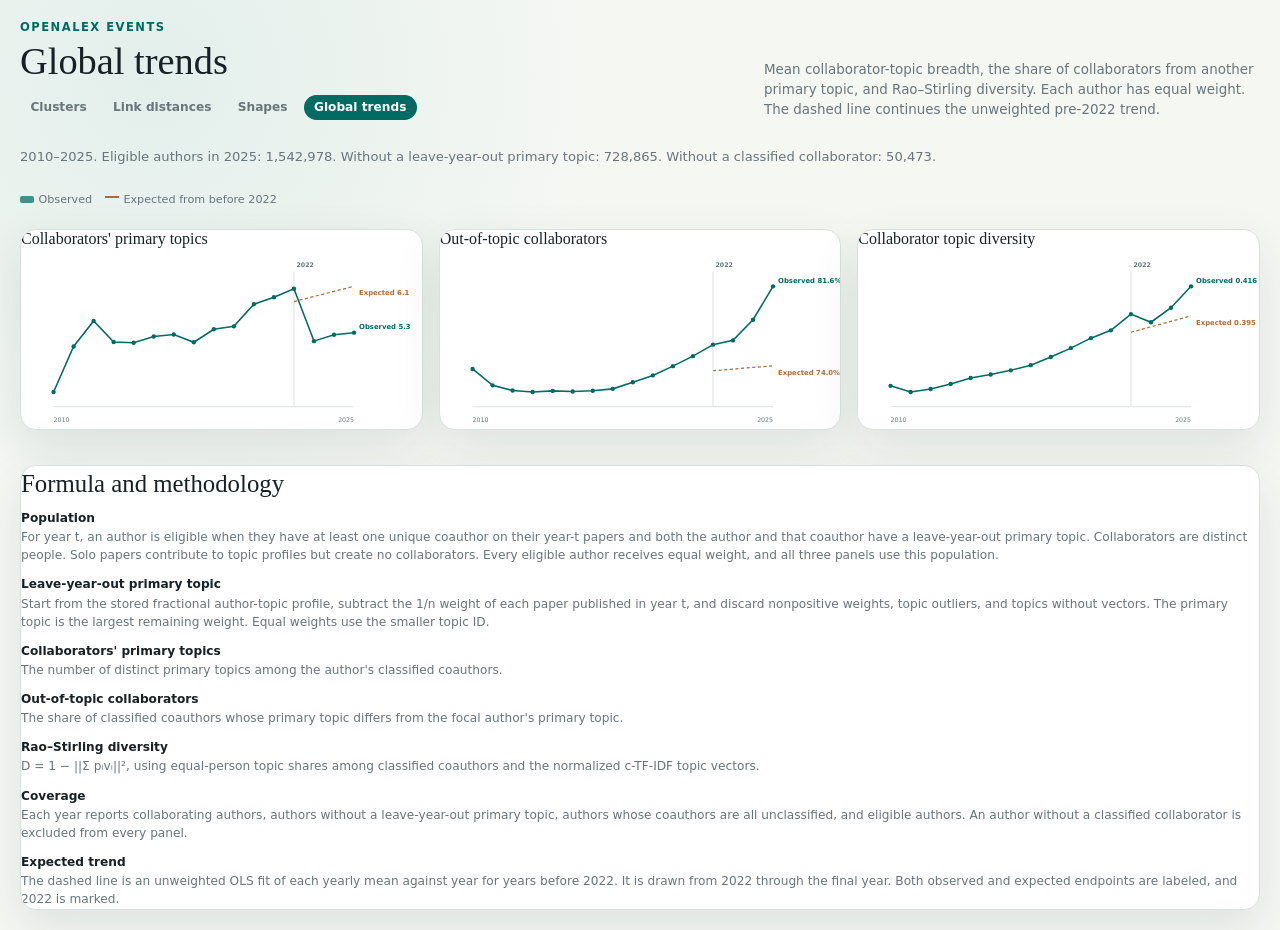
<file: global-trends.html>
<!doctype html>
<html lang="en">
  <head>
    <meta charset="utf-8">
    <meta name="viewport" content="width=device-width, initial-scale=1">
    <meta name="description" content="Yearly collaborator topic breadth, out-of-topic share, and Rao–Stirling diversity">
    <title>Global trends · OpenAlex Events</title>
    <link rel="stylesheet" href="style.css">
  </head>
  <body>
    <main class="app list-app">
      <header class="toolbar">
        <div>
          <p class="eyebrow">OpenAlex events</p>
          <h1>Global trends</h1>
          <nav aria-label="Site">
            <a href="clusters.html">Clusters</a>
            <a href="link-distances.html">Link distances</a>
            <a href="shapes.html">Shapes</a>
            <a href="global-trends.html" aria-current="page">Global trends</a>
          </nav>
        </div>
        <p class="intro">Mean collaborator-topic breadth, the share of collaborators from another primary topic, and Rao–Stirling diversity. Each author has equal weight. The dashed line continues the unweighted pre-2022 trend.</p>
      </header>
      <p id="summary" class="summary">Loading global trends…</p>
      <p class="distance-legend" aria-hidden="true">
        <span><i class="cluster-swatch"></i>Observed</span>
        <span><i class="baseline-swatch"></i>Expected from before 2022</span>
      </p>
      <section id="trends" class="trend-grid" aria-label="Global topic trends"></section>
      <section class="card methodology">
        <h2>Formula and methodology</h2>
        <dl>
          <dt>Population</dt>
          <dd>For year t, an author is eligible when they have at least one unique coauthor on their year-t papers and both the author and that coauthor have a leave-year-out primary topic. Collaborators are distinct people. Solo papers contribute to topic profiles but create no collaborators. Every eligible author receives equal weight, and all three panels use this population.</dd>
          <dt>Leave-year-out primary topic</dt>
          <dd>Start from the stored fractional author-topic profile, subtract the 1/n weight of each paper published in year t, and discard nonpositive weights, topic outliers, and topics without vectors. The primary topic is the largest remaining weight. Equal weights use the smaller topic ID.</dd>
          <dt>Collaborators' primary topics</dt>
          <dd>The number of distinct primary topics among the author's classified coauthors.</dd>
          <dt>Out-of-topic collaborators</dt>
          <dd>The share of classified coauthors whose primary topic differs from the focal author's primary topic.</dd>
          <dt>Rao–Stirling diversity</dt>
          <dd>D = 1 − ||Σ pᵢvᵢ||², using equal-person topic shares among classified coauthors and the normalized c-TF-IDF topic vectors.</dd>
          <dt>Coverage</dt>
          <dd>Each year reports collaborating authors, authors without a leave-year-out primary topic, authors whose coauthors are all unclassified, and eligible authors. An author without a classified collaborator is excluded from every panel.</dd>
          <dt>Expected trend</dt>
          <dd>The dashed line is an unweighted OLS fit of each yearly mean against year for years before 2022. It is drawn from 2022 through the final year. Both observed and expected endpoints are labeled, and 2022 is marked.</dd>
        </dl>
      </section>
    </main>
    <script src="global-trends.js" defer></script>
  </body>
</html>
</file>
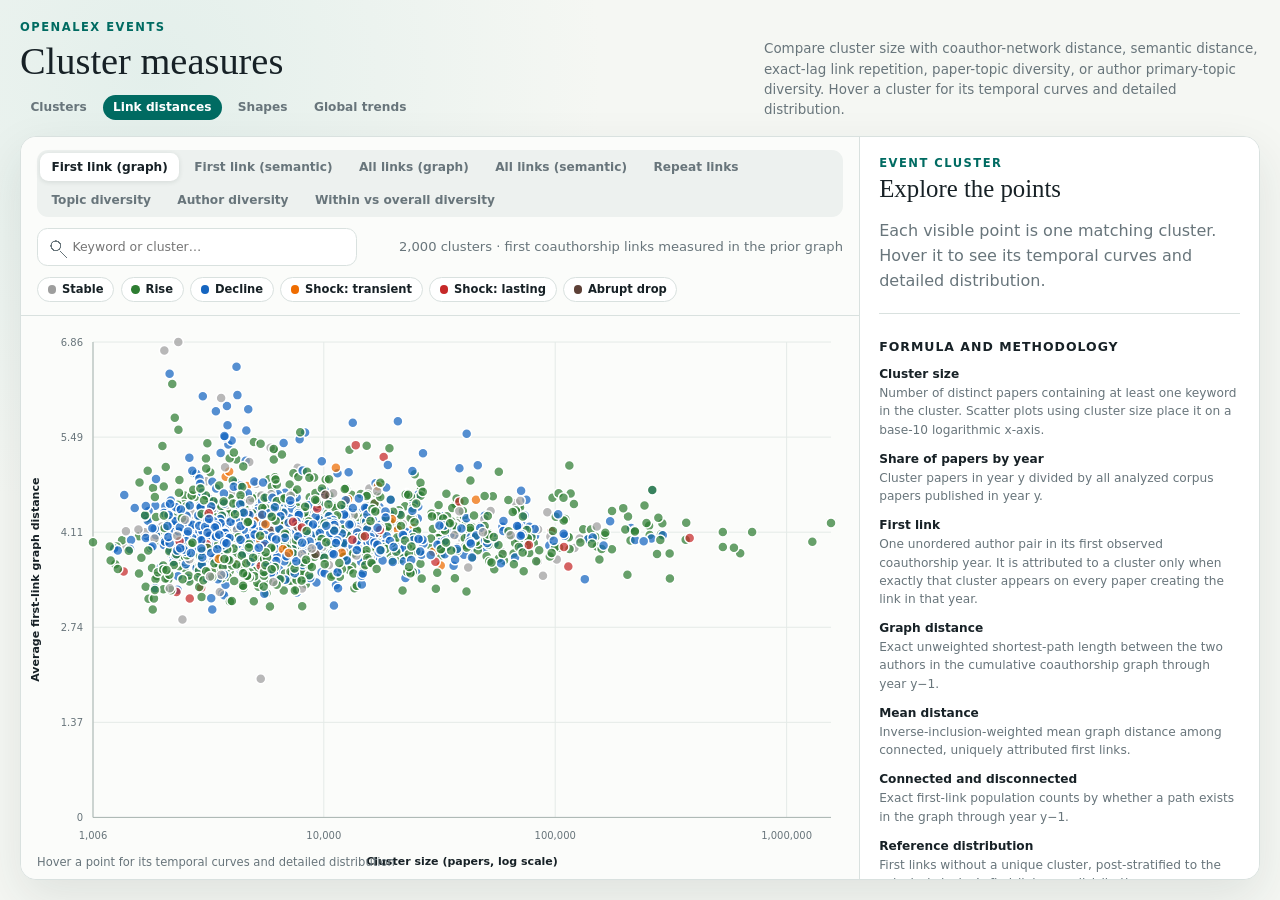
<file: link-distances.html>
<!doctype html>
<html lang="en">
  <head>
    <meta charset="utf-8">
    <meta name="viewport" content="width=device-width, initial-scale=1">
    <meta name="description" content="Event-cluster size, link distance, and topic diversity">
    <title>Cluster measures · OpenAlex Events</title>
    <link rel="stylesheet" href="style.css">
  </head>
  <body>
    <main class="app link-app">
      <header class="toolbar">
        <div>
          <p class="eyebrow">OpenAlex events</p>
          <h1>Cluster measures</h1>
          <nav aria-label="Site">
            <a href="clusters.html">Clusters</a>
            <a href="link-distances.html" aria-current="page">Link distances</a>
            <a href="shapes.html">Shapes</a>
            <a href="global-trends.html">Global trends</a>
          </nav>
        </div>
        <p class="intro">Compare cluster size with coauthor-network distance, semantic distance, exact-lag link repetition, paper-topic diversity, or author primary-topic diversity. Hover a cluster for its temporal curves and detailed distribution.</p>
      </header>
      <section class="link-workspace card">
        <div class="scatter-panel">
          <div class="plot-toolbar">
            <div class="plot-tabs" role="group" aria-label="Distance measure">
              <button type="button" data-measure="new" aria-pressed="true">First link (graph)</button>
              <button type="button" data-measure="first-semantic" aria-pressed="false">First link (semantic)</button>
              <button type="button" data-measure="all" aria-pressed="false">All links (graph)</button>
              <button type="button" data-measure="semantic" aria-pressed="false">All links (semantic)</button>
              <button type="button" data-measure="repeat" aria-pressed="false">Repeat links</button>
              <button type="button" data-measure="diversity" aria-pressed="false">Topic diversity</button>
              <button type="button" data-measure="author-diversity" aria-pressed="false">Author diversity</button>
              <button type="button" data-measure="within-collaboration-diversity" aria-pressed="false">Within vs overall diversity</button>
            </div>
            <label class="plot-search">
              <span>Search clusters</span>
              <input id="cluster-search" type="search" placeholder="Keyword or cluster…" autocomplete="off">
            </label>
            <p id="summary" class="summary">Loading cluster distances…</p>
            <div class="type-filter" role="group" aria-label="Cluster type">
              <button type="button" data-cluster-type="stable" aria-pressed="true"><i></i>Stable</button>
              <button type="button" data-cluster-type="rise" aria-pressed="true"><i></i>Rise</button>
              <button type="button" data-cluster-type="decline" aria-pressed="true"><i></i>Decline</button>
              <button type="button" data-cluster-type="shock: transient" aria-pressed="true"><i></i>Shock: transient</button>
              <button type="button" data-cluster-type="shock: lasting" aria-pressed="true"><i></i>Shock: lasting</button>
              <button type="button" data-cluster-type="abrupt drop" aria-pressed="true"><i></i>Abrupt drop</button>
            </div>
          </div>
          <div class="scatter-frame">
            <svg id="link-scatter" role="img" aria-label="Clusters by paper count and average link distance"></svg>
            <div id="repeat-grid" class="repeat-grid" hidden>
              <section>
                <h3>Within cluster · y+1</h3>
                <svg data-repeat-lag="1" data-repeat-context="within" role="img" aria-label="Within-cluster repeat probability at y plus 1 by cluster size"></svg>
              </section>
              <section>
                <h3>Outside cluster · y+1</h3>
                <svg data-repeat-lag="1" data-repeat-context="outside" role="img" aria-label="Outside-cluster repeat probability at y plus 1 by cluster size"></svg>
              </section>
              <section>
                <h3>Within cluster · y+3</h3>
                <svg data-repeat-lag="3" data-repeat-context="within" role="img" aria-label="Within-cluster repeat probability at y plus 3 by cluster size"></svg>
              </section>
              <section>
                <h3>Outside cluster · y+3</h3>
                <svg data-repeat-lag="3" data-repeat-context="outside" role="img" aria-label="Outside-cluster repeat probability at y plus 3 by cluster size"></svg>
              </section>
            </div>
            <div id="link-tooltip" class="tooltip scatter-tooltip" hidden></div>
          </div>
          <p class="hint scatter-hint">Hover a point for its temporal curves and detailed distribution</p>
        </div>
        <aside id="link-details" class="details link-details" aria-live="polite">
          <div class="empty">
            <p class="eyebrow">Event cluster</p>
            <h2>Explore the points</h2>
            <p>Each point is one cluster. Its size is on the logarithmic horizontal axis; the selected distance or diversity measure is vertical.</p>
          </div>
        </aside>
      </section>
    </main>
    <script src="link-distances.js" defer></script>
  </body>
</html>
</file>
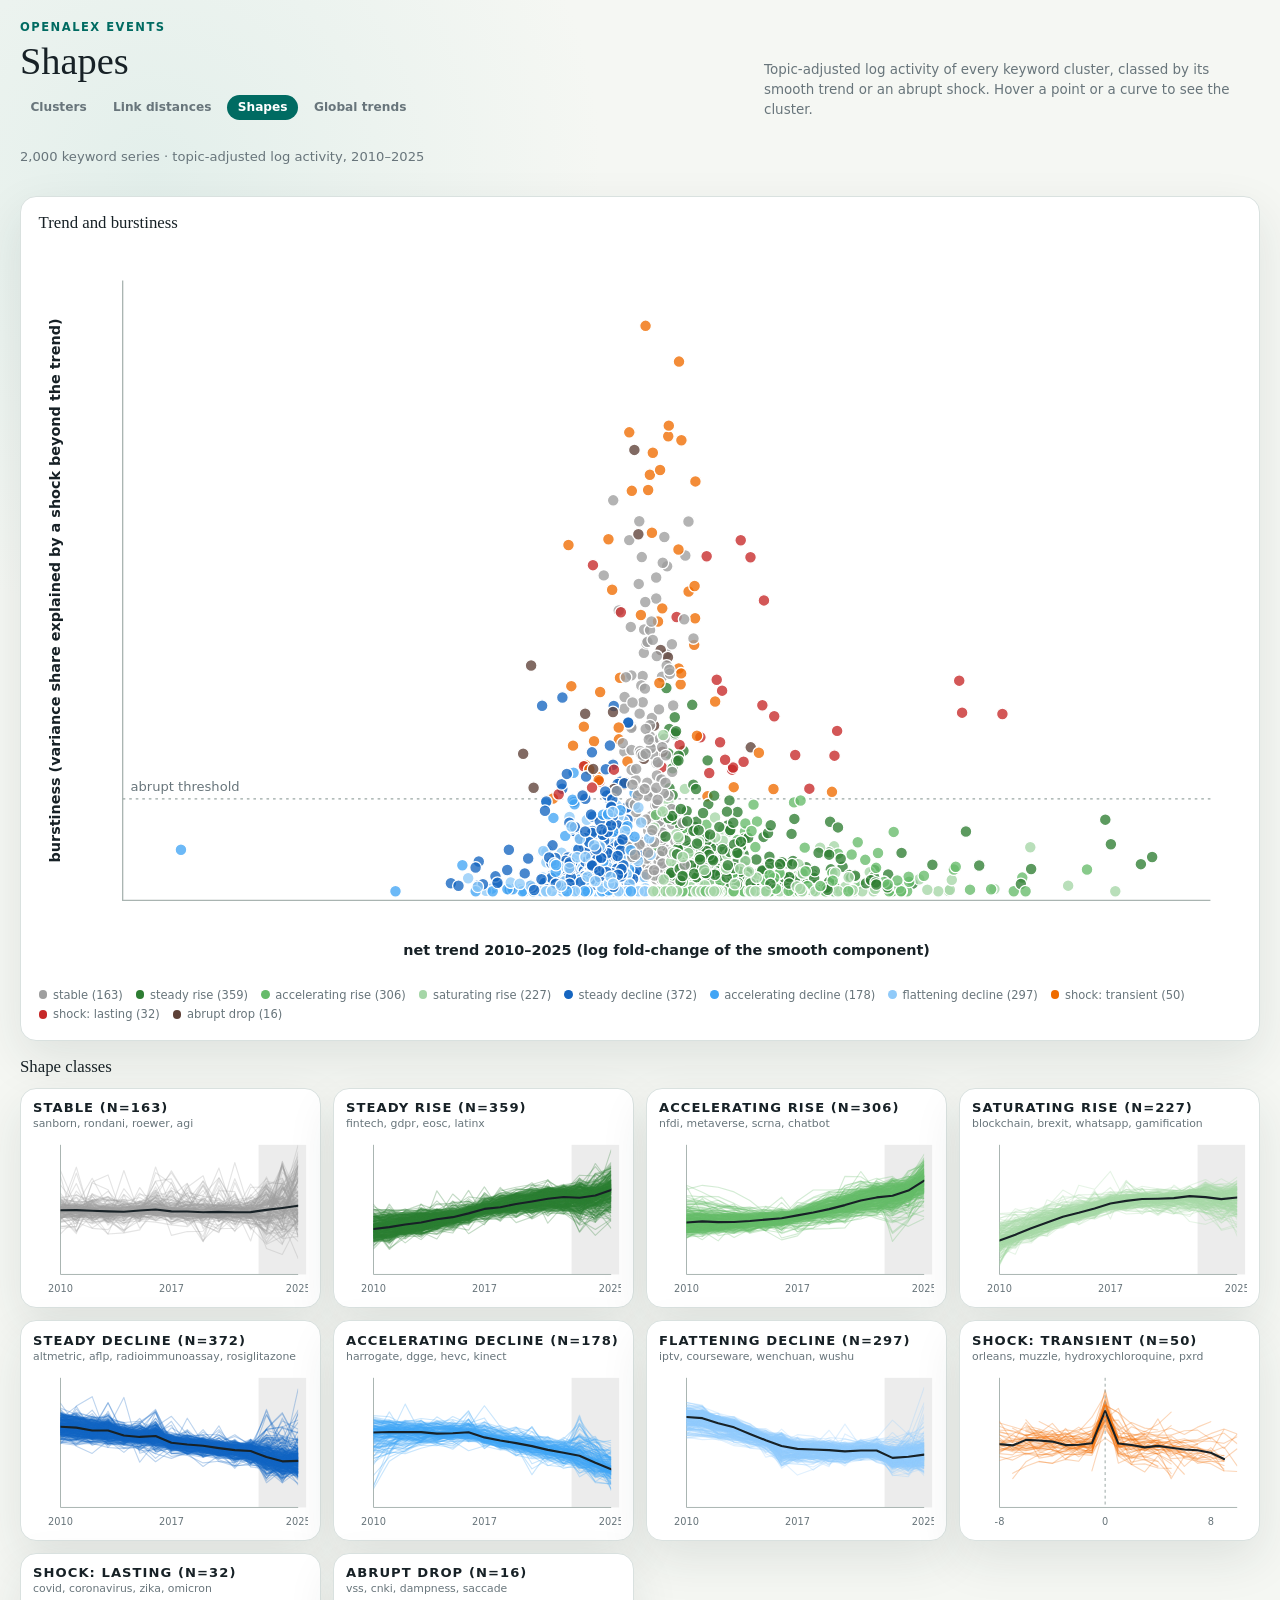
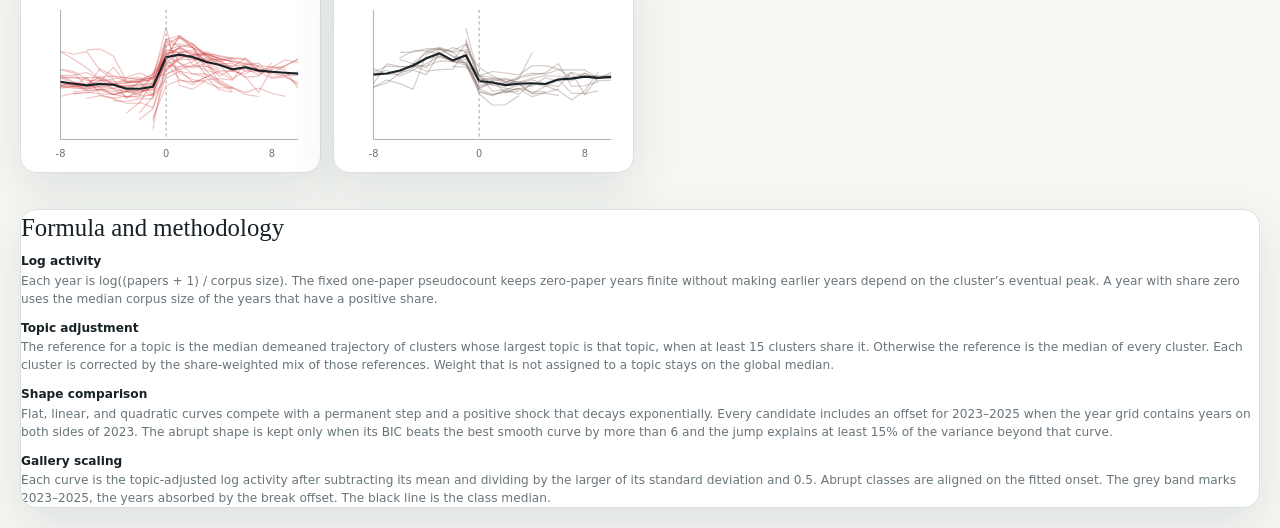
<file: shapes.html>
<!doctype html>
<html lang="en">
  <head>
    <meta charset="utf-8">
    <meta name="viewport" content="width=device-width, initial-scale=1">
    <meta name="description" content="Shape classes of keyword-cluster publication series">
    <title>Shapes · OpenAlex Events</title>
    <link rel="stylesheet" href="style.css">
  </head>
  <body>
    <main class="app list-app">
      <header class="toolbar">
        <div>
          <p class="eyebrow">OpenAlex events</p>
          <h1>Shapes</h1>
          <nav aria-label="Site">
            <a href="clusters.html">Clusters</a>
            <a href="link-distances.html">Link distances</a>
            <a href="shapes.html" aria-current="page">Shapes</a>
            <a href="global-trends.html">Global trends</a>
          </nav>
        </div>
        <p class="intro">Topic-adjusted log activity of every keyword cluster, classed by its smooth trend or an abrupt shock. Hover a point or a curve to see the cluster.</p>
      </header>
      <p id="summary" class="summary">Loading shape classes…</p>
      <section class="card shape-card shape-section">
        <h2>Trend and burstiness</h2>
        <div class="shape-scatter-frame">
          <svg id="shape-scatter" role="img" aria-label="Clusters by net trend and burstiness"></svg>
          <div id="shape-tooltip" class="tooltip" hidden></div>
        </div>
        <div id="shape-legend" class="shape-legend"></div>
      </section>
      <section class="shape-section" aria-label="Shape class gallery">
        <h2>Shape classes</h2>
        <div id="shape-gallery" class="shape-gallery"></div>
      </section>
      <section class="card methodology">
        <h2>Formula and methodology</h2>
        <dl>
          <dt>Log activity</dt>
          <dd>Each year is log((papers + 1) / corpus size). The fixed one-paper pseudocount keeps zero-paper years finite without making earlier years depend on the cluster’s eventual peak. A year with share zero uses the median corpus size of the years that have a positive share.</dd>
          <dt>Topic adjustment</dt>
          <dd>The reference for a topic is the median demeaned trajectory of clusters whose largest topic is that topic, when at least 15 clusters share it. Otherwise the reference is the median of every cluster. Each cluster is corrected by the share-weighted mix of those references. Weight that is not assigned to a topic stays on the global median.</dd>
          <dt>Shape comparison</dt>
          <dd>Flat, linear, and quadratic curves compete with a permanent step and a positive shock that decays exponentially. Every candidate includes an offset for 2023–2025 when the year grid contains years on both sides of 2023. The abrupt shape is kept only when its BIC beats the best smooth curve by more than 6 and the jump explains at least 15% of the variance beyond that curve.</dd>
          <dt>Gallery scaling</dt>
          <dd>Each curve is the topic-adjusted log activity after subtracting its mean and dividing by the larger of its standard deviation and 0.5. Abrupt classes are aligned on the fitted onset. The grey band marks 2023–2025, the years absorbed by the break offset. The black line is the class median.</dd>
        </dl>
      </section>
    </main>
    <script src="shapes.js" defer></script>
  </body>
</html>
</file>
<file: style.css>
:root {
  color-scheme: light;
  --ink: #172126;
  --muted: #68757b;
  --line: #d9e1df;
  --paper: #f5f7f3;
  --panel: #fff;
  --accent: #006b62;
  --accent-soft: #dcefeb;
  font-family: Inter, ui-sans-serif, system-ui, -apple-system, BlinkMacSystemFont, "Segoe UI", sans-serif;
}

* { box-sizing: border-box; }
html, body { min-height: 100%; margin: 0; }
body {
  color: var(--ink);
  background: radial-gradient(circle at 12% 8%, #e3efeb 0, transparent 28rem), var(--paper);
}
.app {
  display: grid;
  grid-template-rows: auto minmax(0, 1fr);
  gap: 1rem;
  height: 100vh;
  padding: 1.25rem;
}
.list-app { height: auto; min-height: 100vh; }
.toolbar {
  display: flex;
  align-items: end;
  justify-content: space-between;
  gap: 2rem;
}
.eyebrow {
  margin: 0 0 .3rem;
  color: var(--accent);
  font-size: .72rem;
  font-weight: 800;
  letter-spacing: .13em;
  text-transform: uppercase;
}
h1, h2 { margin: 0; font-family: Georgia, "Times New Roman", serif; font-weight: 500; }
h1 { font-size: clamp(1.85rem, 3vw, 3rem); }
h2 { font-size: 1.55rem; }
h3 { margin: 1.35rem 0 .6rem; font-size: .78rem; letter-spacing: .08em; text-transform: uppercase; }
nav { display: flex; flex-wrap: wrap; gap: .35rem; margin-top: .75rem; }
nav a {
  padding: .35rem .65rem;
  border-radius: 999px;
  color: var(--muted);
  font-size: .76rem;
  font-weight: 750;
  text-decoration: none;
}
nav a:hover { color: var(--accent); background: var(--accent-soft); }
nav a[aria-current="page"] { color: #fff; background: var(--accent); }
.intro { max-width: 31rem; margin: 0; color: var(--muted); font-size: .84rem; line-height: 1.5; }
.card {
  overflow: hidden;
  border: 1px solid var(--line);
  border-radius: 1rem;
  background: var(--panel);
  box-shadow: 0 18px 48px rgb(26 47 45 / 10%);
}
.keyword-card { width: min(62rem, 100%); margin: 0 auto; padding: 1.25rem; overflow: visible; }
.summary { margin-bottom: 1rem; color: var(--muted); font-size: .82rem; }
.keyword-list { display: grid; gap: .9rem; margin: 0; padding-left: 2.4rem; }
.keyword-row { padding-left: .35rem; }
.keyword-header { display: flex; justify-content: space-between; gap: 1rem; font-size: .88rem; }
.keyword-header span { color: var(--muted); font-variant-numeric: tabular-nums; white-space: nowrap; }
.keyword-header strong { min-width: 0; font-weight: 650; line-height: 1.35; }
.bar-track { height: .45rem; margin-top: .35rem; overflow: hidden; border-radius: 999px; background: #edf1ef; }
.cluster-chart { display: block; width: 100%; height: 6.5rem; margin-top: .55rem; }
.cluster-topic-header {
  display: flex;
  justify-content: space-between;
  gap: 1rem;
  margin-top: .7rem;
  color: var(--muted);
  font-size: .76rem;
}
.cluster-topic-header strong { color: var(--ink); }
.cluster-topic-chart { display: block; width: 100%; height: 11.25rem; margin-top: .3rem; }
.bar { height: 100%; min-width: 2px; border-radius: inherit; background: var(--accent); }
.tooltip {
  position: absolute;
  z-index: 2;
  padding: .35rem .55rem;
  border: 1px solid var(--line);
  border-radius: .45rem;
  background: rgb(255 255 255 / 95%);
  font-size: .78rem;
  pointer-events: none;
}
.hint { position: absolute; left: 1rem; bottom: .6rem; margin: 0; color: var(--muted); font-size: .72rem; }
.details { min-height: 0; overflow: auto; border-left: 1px solid var(--line); padding: 1.2rem; }
.details .empty { color: var(--muted); }
.details .empty h2 { color: var(--ink); }
.detail-stat { margin: .45rem 0 0; color: var(--muted); font-size: .82rem; }
.tags { display: flex; flex-wrap: wrap; gap: .4rem; }
.tags span { padding: .28rem .48rem; border: 1px solid transparent; border-radius: .4rem; background: var(--accent-soft); font-size: .75rem; }
.line-chart { display: block; width: 100%; border: 1px solid var(--line); border-radius: .65rem; background: #fbfcfa; }
.axis { fill: none; stroke: #a9b4b1; stroke-width: 1; }
.series { fill: none; stroke: var(--accent); stroke-width: 2.5; }
.series-point { fill: #fff; stroke: var(--accent); stroke-width: 2; }
.axis-label { fill: var(--muted); font-size: 10px; pointer-events: none; }
.topic-chart-frame { position: relative; }
.topic-hit { fill: transparent; cursor: pointer; }
.topic-tooltip {
  position: absolute;
  z-index: 4;
  max-width: 18rem;
  padding: .35rem .55rem;
  border: 1px solid var(--line);
  border-radius: .45rem;
  background: rgb(255 255 255 / 96%);
  color: var(--ink);
  font-size: .75rem;
  line-height: 1.35;
  pointer-events: none;
}
.axis-label.end { text-anchor: end; }

.link-workspace {
  display: grid;
  min-height: 0;
  grid-template-columns: minmax(0, 1fr) minmax(20rem, 25rem);
}
.scatter-panel {
  position: relative;
  display: grid;
  min-width: 0;
  min-height: 0;
  grid-template-rows: auto minmax(0, 1fr);
  background: #fbfcfa;
}
.plot-toolbar {
  display: flex;
  align-items: center;
  justify-content: space-between;
  flex-wrap: wrap;
  gap: .7rem 1rem;
  padding: .8rem 1rem;
  border-bottom: 1px solid var(--line);
}
.type-filter {
  display: flex;
  flex-wrap: wrap;
  align-items: center;
  gap: .4rem;
  width: 100%;
}
.type-filter button {
  display: inline-flex;
  align-items: center;
  gap: .35rem;
  padding: .28rem .6rem;
  border: 1px solid var(--line);
  border-radius: 999px;
  color: var(--muted);
  background: #fff;
  cursor: pointer;
  font: inherit;
  font-size: .72rem;
  font-weight: 700;
}
.type-filter button[aria-pressed="false"] { opacity: .45; }
.type-filter button[aria-pressed="true"] { color: var(--ink); }
.type-filter i { width: .55rem; height: .55rem; border-radius: 50%; background: #9aa7a4; }
.type-filter button[data-cluster-type="stable"] i,
.scatter-point[data-type="stable"] { background: #9e9e9e; fill: #9e9e9e; }
.type-filter button[data-cluster-type="rise"] i,
.scatter-point[data-type="rise"] { background: #2e7d32; fill: #2e7d32; }
.type-filter button[data-cluster-type="decline"] i,
.scatter-point[data-type="decline"] { background: #1565c0; fill: #1565c0; }
.type-filter button[data-cluster-type="shock: transient"] i,
.scatter-point[data-type="shock: transient"] { background: #ef6c00; fill: #ef6c00; }
.type-filter button[data-cluster-type="shock: lasting"] i,
.scatter-point[data-type="shock: lasting"] { background: #c62828; fill: #c62828; }
.type-filter button[data-cluster-type="abrupt drop"] i,
.scatter-point[data-type="abrupt drop"] { background: #5d4037; fill: #5d4037; }
.plot-toolbar .summary { margin: 0; text-align: right; }
.plot-tabs { display: flex; flex-wrap: wrap; gap: .25rem; padding: .2rem; border-radius: .7rem; background: #edf1ef; }
.plot-tabs button {
  padding: .45rem .7rem;
  border: 0;
  border-radius: .52rem;
  color: var(--muted);
  background: transparent;
  cursor: pointer;
  font: inherit;
  font-size: .76rem;
  font-weight: 750;
}
.plot-tabs button[aria-pressed="true"] {
  color: var(--ink);
  background: #fff;
  box-shadow: 0 1px 5px rgb(26 47 45 / 12%);
}
.plot-search {
  position: relative;
  flex: 1 1 13rem;
  max-width: 20rem;
}
.plot-search span {
  position: absolute;
  width: 1px;
  height: 1px;
  overflow: hidden;
  clip: rect(0 0 0 0);
  white-space: nowrap;
}
.plot-search input {
  width: 100%;
  height: 2.35rem;
  padding: 0 .75rem 0 2.15rem;
  border: 1px solid var(--line);
  border-radius: .65rem;
  color: var(--ink);
  background:
    linear-gradient(45deg, transparent 46%, var(--muted) 47% 53%, transparent 54%) 1.35rem 1.4rem / .45rem .45rem no-repeat,
    radial-gradient(circle, transparent 42%, var(--muted) 44% 55%, transparent 57%) .7rem .6rem / .85rem .85rem no-repeat,
    #fff;
  font: inherit;
  font-size: .78rem;
}
.plot-search input:focus { border-color: var(--accent); outline: 2px solid var(--accent-soft); }
.scatter-frame { position: relative; min-width: 0; min-height: 24rem; }
#link-scatter { display: block; width: 100%; height: 100%; min-height: 24rem; }
.repeat-grid {
  display: grid;
  grid-template-columns: repeat(2, minmax(0, 1fr));
  gap: .7rem;
  height: 100%;
  padding: .75rem;
  overflow: auto;
}
.repeat-grid[hidden] { display: none; }
.repeat-grid section {
  min-width: 0;
  border: 1px solid var(--line);
  border-radius: .65rem;
  background: #fff;
}
.repeat-grid h3 { margin: 0; padding: .55rem .7rem 0; font-size: .78rem; }
.repeat-grid svg { display: block; width: 100%; min-height: 17rem; }
.plot-grid line { stroke: #e4eae7; stroke-width: 1; }
.comparison-line { stroke: #b16b3b; stroke-width: 1.5; stroke-dasharray: 5 4; }
.plot-tick { fill: var(--muted); font-size: 10px; font-variant-numeric: tabular-nums; }
.plot-axis-title { fill: var(--ink); font-size: 11px; font-weight: 650; }
.plot-empty { fill: var(--muted); font-size: 13px; text-anchor: middle; }
.scatter-point {
  fill: #5c8983;
  fill-opacity: .72;
  stroke: #fff;
  stroke-width: 1.5;
  cursor: pointer;
  transition: fill 120ms ease, fill-opacity 120ms ease;
}
.scatter-point:hover, .scatter-point:focus, .scatter-point.active {
  fill-opacity: 1;
  stroke: var(--ink);
  stroke-width: 2;
  outline: none;
}
.scatter-tooltip { white-space: nowrap; }
.scatter-hint { z-index: 1; }
.link-details { background: #fff; }
.link-details > .empty p:last-child { line-height: 1.55; }
.cluster-type {
  margin: .35rem 0 0;
  color: var(--muted);
  font-size: .78rem;
  font-weight: 750;
  text-transform: capitalize;
}
.link-stats {
  display: grid;
  grid-template-columns: 1fr 1fr;
  gap: .5rem;
  margin-top: 1rem;
}
.link-stats div { padding: .65rem; border-radius: .6rem; background: #f3f6f4; }
.link-stats span, .link-stats strong { display: block; }
.link-stats span { color: var(--muted); font-size: .68rem; text-transform: uppercase; letter-spacing: .05em; }
.link-stats strong { margin-top: .25rem; font-size: .88rem; font-variant-numeric: tabular-nums; }
.link-curve { margin-top: .25rem; }
.distance-legend { display: flex; flex-wrap: wrap; gap: .8rem; margin: -.2rem 0 .45rem; }
.distance-legend span { display: flex; align-items: center; gap: .3rem; color: var(--muted); font-size: .7rem; }
.distance-legend i { display: inline-block; width: .85rem; height: .45rem; }
.cluster-swatch { border-radius: .12rem; background: var(--accent); opacity: .72; }
.baseline-swatch { border-top: 2px solid #b16b3b; }
.within-series { fill: none; stroke: var(--accent); stroke-width: 2.5; }
.outside-series { fill: none; stroke: #b16b3b; stroke-width: 2.5; }
.within-point { fill: #fff; stroke: var(--accent); stroke-width: 2; }
.outside-point { fill: #fff; stroke: #b16b3b; stroke-width: 2; }
.outside-swatch { border-top: 2px solid #b16b3b; }
.distance-chart { margin-top: 0; }
.distance-bar { fill: var(--accent); fill-opacity: .68; }
.topic-bar { fill: var(--accent); fill-opacity: .76; }
.topic-histogram-scroll {
  position: relative;
  width: 100%;
  margin-top: 0;
  overflow-x: auto;
  border-radius: .65rem;
}
.topic-detail-chart {
  min-width: 100%;
  max-width: none;
  margin: 0;
}
.methodology {
  margin-top: 1.2rem;
  padding-top: .25rem;
  border-top: 1px solid var(--line);
}
.methodology dl { margin: 0; }
.methodology dt { margin-top: .8rem; font-size: .76rem; font-weight: 750; }
.methodology dd {
  margin: .2rem 0 0;
  color: var(--muted);
  font-size: .76rem;
  line-height: 1.5;
}
.baseline-series { fill: none; stroke: #b16b3b; stroke-width: 2; }
.baseline-point { fill: #fff; stroke: #b16b3b; stroke-width: 1.5; }
.trend-grid { display: grid; grid-template-columns: repeat(3, minmax(0, 1fr)); gap: 1rem; }
.trend-panel h2 { margin: 0 0 .35rem; font-size: 1rem; }
.trend-chart { display: block; width: 100%; height: auto; }
.trend-axis, .trend-break { stroke: var(--line); stroke-width: 1.5; }
.trend-observed { fill: none; stroke: var(--accent); stroke-width: 2.5; }
.trend-expected { fill: none; stroke: #b16b3b; stroke-width: 2; stroke-dasharray: 5 4; }
.trend-point { fill: var(--accent); }
.trend-label { font-size: 11px; font-weight: 650; }
.trend-label.observed { fill: var(--accent); }
.trend-label.expected { fill: #b16b3b; }
.trend-label.break { fill: var(--muted); font-size: 10px; font-weight: 700; }
.shape-point {
  fill-opacity: .78;
  stroke: #fff;
  stroke-width: 1;
  cursor: pointer;
}
.shape-point:hover, .shape-point:focus {
  fill-opacity: 1;
  stroke: var(--ink);
  stroke-width: 2;
  outline: none;
}
.shape-card, .shape-panel { overflow: visible; }
.shape-card { padding: 1rem 1.1rem 1.15rem; }
.shape-section h2 { margin: 0 0 .7rem; font-size: 1.05rem; }
.shape-scatter-frame, .shape-frame { position: relative; }
#shape-scatter, .shape-chart { display: block; width: 100%; height: auto; }
.shape-legend, .shape-key { display: flex; flex-wrap: wrap; gap: .35rem .8rem; }
.shape-legend { margin-top: .7rem; }
.shape-legend span, .shape-key span { display: inline-flex; align-items: center; gap: .35rem; color: var(--muted); font-size: .72rem; }
.shape-legend i, .shape-key i { width: .55rem; height: .55rem; border-radius: 50%; }
.shape-gallery { display: grid; grid-template-columns: repeat(4, minmax(0, 1fr)); gap: .75rem; }
.shape-panel { min-width: 0; padding: .7rem .75rem .45rem; }
.shape-panel h3 { margin: 0; font-size: .82rem; }
.shape-panel .examples {
  margin: .15rem 0 .3rem;
  overflow: hidden;
  color: var(--muted);
  font-size: .68rem;
  text-overflow: ellipsis;
  white-space: nowrap;
}
.shape-band { fill: #ececec; }
.shape-curve { fill: none; stroke-linejoin: round; stroke-linecap: round; }
.shape-curve.member { stroke-width: 1.15; stroke-opacity: .28; }
.shape-curve.median { stroke: #172126; stroke-width: 2.15; }
.shape-curve.hover { stroke-opacity: 1; stroke-width: 2.4; }
.shape-onset { stroke: #9aa7a4; stroke-width: 1; stroke-dasharray: 3 3; }
.shape-threshold { stroke: #9aa7a4; stroke-width: 1; stroke-dasharray: 2 3; }
.shape-note { fill: var(--muted); font-size: 10px; }

@media (max-width: 1100px) {
  .shape-gallery { grid-template-columns: repeat(2, minmax(0, 1fr)); }
}
@media (max-width: 800px) {
  .trend-grid, .shape-gallery { grid-template-columns: 1fr; }
  .app { height: auto; min-height: 100vh; }
  .toolbar { align-items: start; flex-direction: column; gap: .75rem; }
  .details { border-top: 1px solid var(--line); border-left: 0; }
  .link-workspace { grid-template-columns: 1fr; }
  .repeat-grid { grid-template-columns: 1fr; }
  .link-details { min-height: 24rem; }
  .plot-toolbar { align-items: start; flex-direction: column; }
  .plot-toolbar .summary { text-align: left; }
  .plot-search { flex-basis: auto; width: 100%; max-width: none; }
}
</file>
